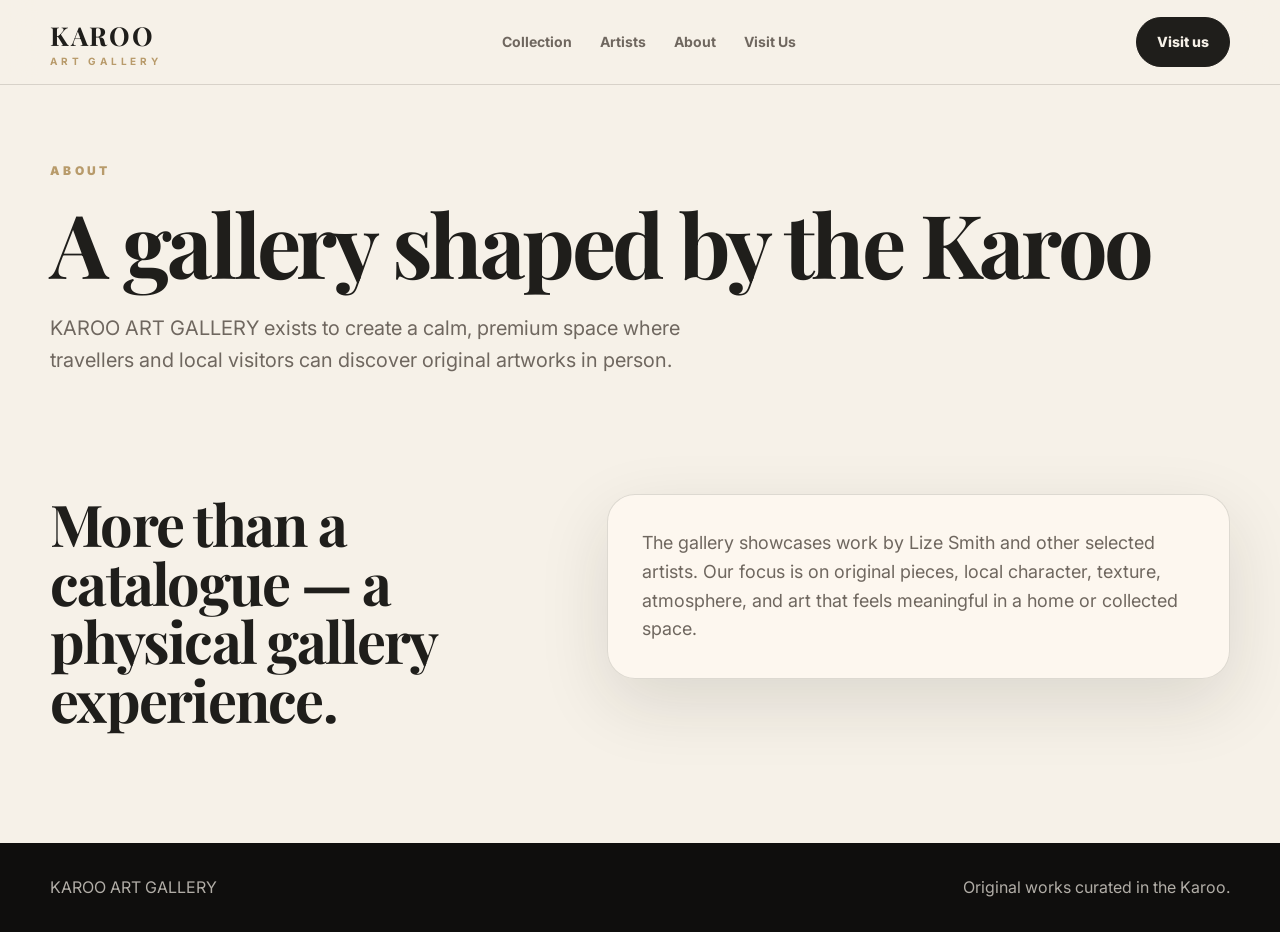
<file: about.html>
<!DOCTYPE html><html lang="en"><head><meta charset="UTF-8"><meta name="viewport" content="width=device-width, initial-scale=1.0"><title>About | KAROO ART GALLERY</title><link rel="preconnect" href="https://fonts.googleapis.com"><link rel="preconnect" href="https://fonts.gstatic.com" crossorigin><link href="https://fonts.googleapis.com/css2?family=Inter:wght@400;600;700;800;900&family=Playfair+Display:wght@600;700;800&display=swap" rel="stylesheet"><link rel="stylesheet" href="style.css"></head><body>
<header class="topbar"><div class="container nav"><a class="logo" href="index.html">KAROO<span>ART GALLERY</span></a><nav class="nav-links"><a href="collection.html">Collection</a><a href="artists.html">Artists</a><a href="about.html">About</a><a href="contact.html">Visit Us</a></nav><a class="btn btn-dark" href="contact.html">Visit us</a></div></header>
<main><section class="page-hero"><div class="container"><span class="eyebrow">About</span><h1>A gallery shaped by the Karoo</h1><p class="lead">KAROO ART GALLERY exists to create a calm, premium space where travellers and local visitors can discover original artworks in person.</p></div></section>
<section class="section"><div class="container split"><div class="section-head"><h2>More than a catalogue — a physical gallery experience.</h2></div><div class="story-card"><p>The gallery showcases work by Lize Smith and other selected artists. Our focus is on original pieces, local character, texture, atmosphere, and art that feels meaningful in a home or collected space.</p></div></div></section>
</main><footer class="footer"><div class="container footer-grid"><div>KAROO ART GALLERY</div><div>Original works curated in the Karoo.</div></div></footer></body></html>
</file>
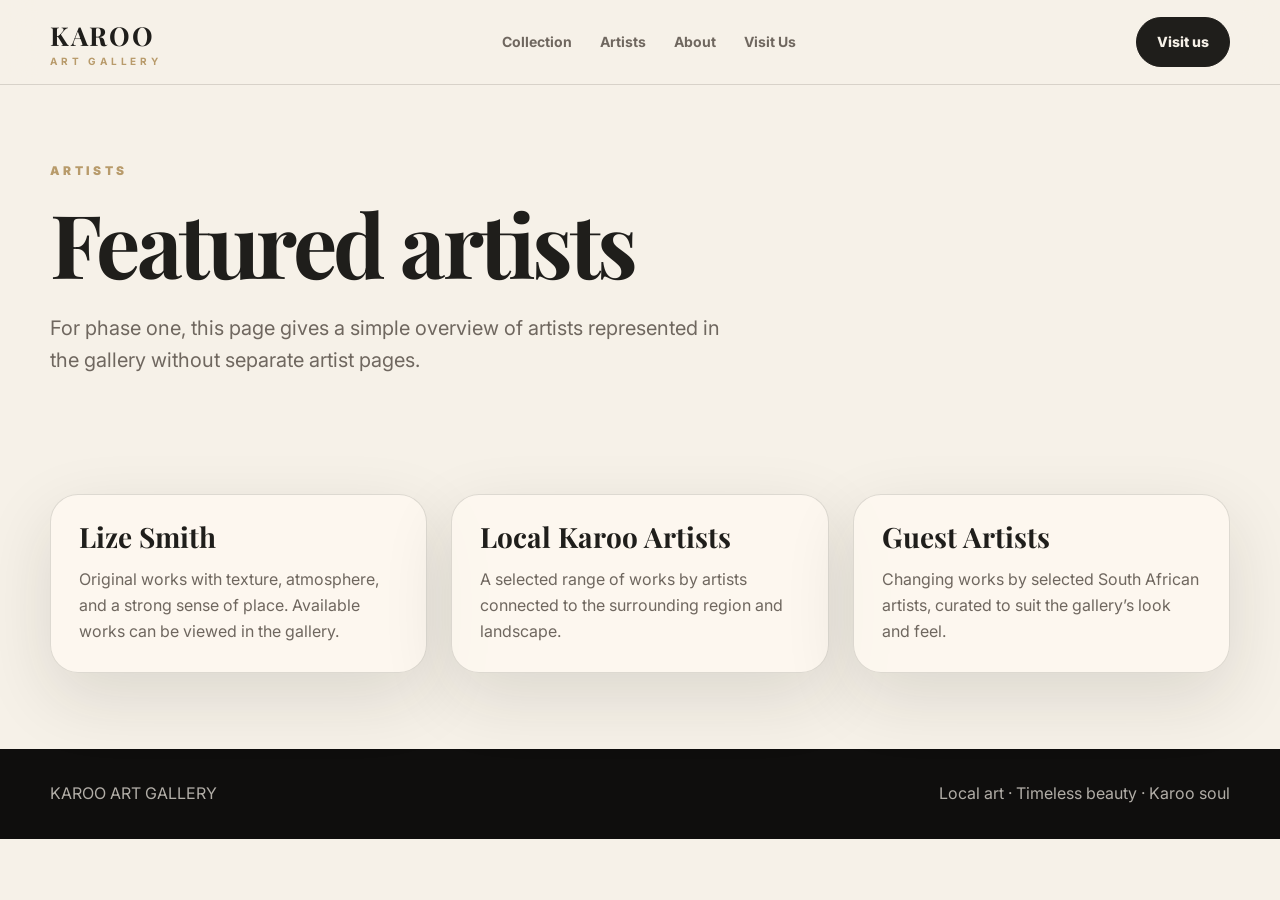
<file: artists.html>
<!DOCTYPE html><html lang="en"><head><meta charset="UTF-8"><meta name="viewport" content="width=device-width, initial-scale=1.0"><title>Artists | KAROO ART GALLERY</title><link rel="preconnect" href="https://fonts.googleapis.com"><link rel="preconnect" href="https://fonts.gstatic.com" crossorigin><link href="https://fonts.googleapis.com/css2?family=Inter:wght@400;600;700;800;900&family=Playfair+Display:wght@600;700;800&display=swap" rel="stylesheet"><link rel="stylesheet" href="style.css"></head><body>
<header class="topbar"><div class="container nav"><a class="logo" href="index.html">KAROO<span>ART GALLERY</span></a><nav class="nav-links"><a href="collection.html">Collection</a><a href="artists.html">Artists</a><a href="about.html">About</a><a href="contact.html">Visit Us</a></nav><a class="btn btn-dark" href="contact.html">Visit us</a></div></header>
<main><section class="page-hero"><div class="container"><span class="eyebrow">Artists</span><h1>Featured artists</h1><p class="lead">For phase one, this page gives a simple overview of artists represented in the gallery without separate artist pages.</p></div></section>
<section class="section"><div class="container artists-grid">
<article class="artist-card"><h3>Lize Smith</h3><p>Original works with texture, atmosphere, and a strong sense of place. Available works can be viewed in the gallery.</p></article>
<article class="artist-card"><h3>Local Karoo Artists</h3><p>A selected range of works by artists connected to the surrounding region and landscape.</p></article>
<article class="artist-card"><h3>Guest Artists</h3><p>Changing works by selected South African artists, curated to suit the gallery’s look and feel.</p></article>
</div></section></main><footer class="footer"><div class="container footer-grid"><div>KAROO ART GALLERY</div><div>Local art · Timeless beauty · Karoo soul</div></div></footer></body></html>
</file>
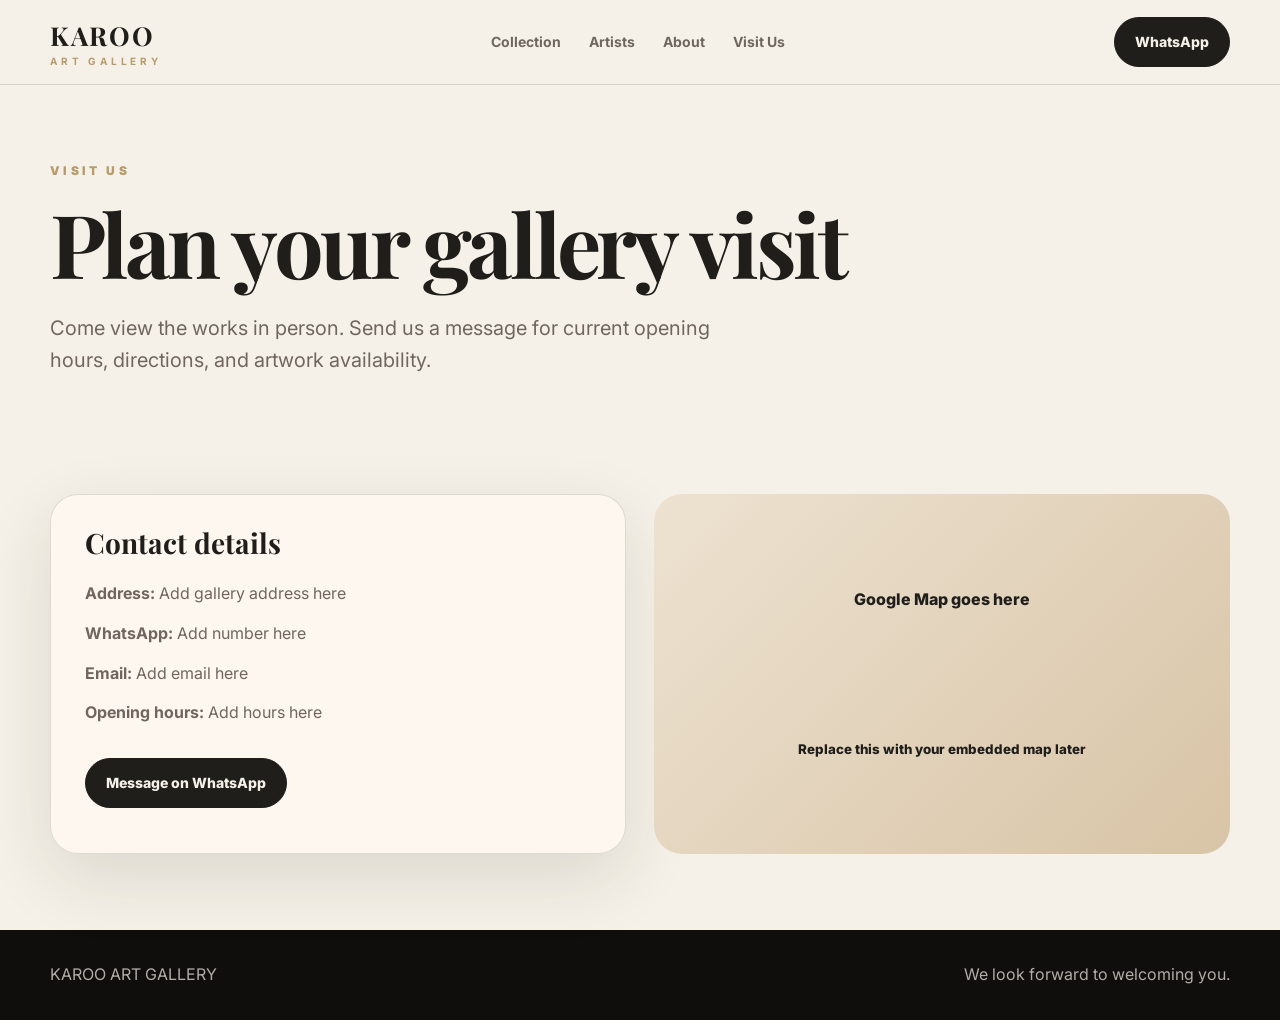
<file: contact.html>
<!DOCTYPE html><html lang="en"><head><meta charset="UTF-8"><meta name="viewport" content="width=device-width, initial-scale=1.0"><title>Visit Us | KAROO ART GALLERY</title><link rel="preconnect" href="https://fonts.googleapis.com"><link rel="preconnect" href="https://fonts.gstatic.com" crossorigin><link href="https://fonts.googleapis.com/css2?family=Inter:wght@400;600;700;800;900&family=Playfair+Display:wght@600;700;800&display=swap" rel="stylesheet"><link rel="stylesheet" href="style.css"></head><body>
<header class="topbar"><div class="container nav"><a class="logo" href="index.html">KAROO<span>ART GALLERY</span></a><nav class="nav-links"><a href="collection.html">Collection</a><a href="artists.html">Artists</a><a href="about.html">About</a><a href="contact.html">Visit Us</a></nav><a class="btn btn-dark" href="https://wa.me/27000000000">WhatsApp</a></div></header>
<main><section class="page-hero"><div class="container"><span class="eyebrow">Visit us</span><h1>Plan your gallery visit</h1><p class="lead">Come view the works in person. Send us a message for current opening hours, directions, and artwork availability.</p></div></section>
<section class="section"><div class="container visit-grid"><div class="story-card"><h3>Contact details</h3><div class="contact-list"><div><strong>Address:</strong> Add gallery address here</div><div><strong>WhatsApp:</strong> Add number here</div><div><strong>Email:</strong> Add email here</div><div><strong>Opening hours:</strong> Add hours here</div></div><div class="hero-actions"><a class="btn btn-dark" href="https://wa.me/27000000000">Message on WhatsApp</a></div></div><div class="map-placeholder">Google Map goes here<br><small>Replace this with your embedded map later</small></div></div></section>
</main><footer class="footer"><div class="container footer-grid"><div>KAROO ART GALLERY</div><div>We look forward to welcoming you.</div></div></footer></body></html>
</file>
<file: style.css>
/* KAROO ART GALLERY - Phase 1 static website */
:root{
  --cream:#f6f1e8;
  --warm:#ede2d1;
  --charcoal:#1f1e1b;
  --muted:#6f675f;
  --gold:#b89b6b;
  --dark:#141311;
  --line:rgba(31,30,27,.14);
  --card:#fffaf1;
  --radius:28px;
  --max:1180px;
  --shadow:0 24px 70px rgba(31,30,27,.12);
}
*{box-sizing:border-box}
html{scroll-behavior:smooth}
body{
  margin:0;
  font-family:Inter,Arial,sans-serif;
  color:var(--charcoal);
  background:var(--cream);
  line-height:1.6;
}
img{max-width:100%;display:block}
a{text-decoration:none;color:inherit}
.container{width:min(var(--max),calc(100% - 36px));margin:auto}
.topbar{
  position:sticky;top:0;z-index:10;
  background:rgba(246,241,232,.88);
  backdrop-filter:blur(18px);
  border-bottom:1px solid var(--line);
}
.nav{min-height:84px;display:flex;align-items:center;justify-content:space-between;gap:28px}
.logo{font-family:"Playfair Display",serif;font-size:26px;letter-spacing:.08em;font-weight:700}
.logo span{display:block;font-family:Inter,sans-serif;font-size:10px;letter-spacing:.38em;color:var(--gold);font-weight:700;margin-top:-4px}
.nav-links{display:flex;gap:28px;align-items:center;font-size:14px;font-weight:700;color:var(--muted)}
.nav-links a:hover{color:var(--charcoal)}
.btn{
  display:inline-flex;align-items:center;justify-content:center;
  padding:13px 20px;border-radius:999px;font-weight:800;font-size:14px;
  border:1px solid var(--charcoal);transition:.2s ease;
}
.btn-dark{background:var(--charcoal);color:var(--cream)}
.btn-dark:hover{transform:translateY(-1px);box-shadow:0 12px 30px rgba(31,30,27,.16)}
.btn-light{background:transparent;color:var(--charcoal)}
.btn-light:hover{background:var(--warm)}
.hero{padding:78px 0 62px;background:
  radial-gradient(circle at 70% 20%, rgba(184,155,107,.18), transparent 30%),
  linear-gradient(180deg,#f8f2e8,#efe4d3);
}
.hero-grid{display:grid;grid-template-columns:1fr .92fr;gap:56px;align-items:center}
.eyebrow{font-size:12px;letter-spacing:.28em;text-transform:uppercase;color:var(--gold);font-weight:900;margin-bottom:18px;display:inline-block}
h1,h2,h3{font-family:"Playfair Display",Georgia,serif;line-height:1.02;margin:0;color:var(--charcoal)}
h1{font-size:clamp(48px,7vw,88px);letter-spacing:-.04em}
h2{font-size:clamp(34px,4.5vw,58px);letter-spacing:-.03em}
h3{font-size:28px}
.lead{font-size:20px;color:var(--muted);max-width:680px;margin:24px 0 0}
.hero-actions{display:flex;gap:14px;flex-wrap:wrap;margin-top:32px}
.hero-art{
  border-radius:36px;overflow:hidden;box-shadow:var(--shadow);
  min-height:520px;background:#ddd;
}
.hero-art img{width:100%;height:100%;object-fit:cover;min-height:520px}
.section{padding:76px 0}
.section-head{max-width:760px;margin-bottom:38px}
.section-head p{font-size:18px;color:var(--muted);margin:18px 0 0}
.split{display:grid;grid-template-columns:.9fr 1.1fr;gap:48px;align-items:start}
.story-card,.visit-card,.art-card,.artist-card{
  background:rgba(255,250,241,.72);
  border:1px solid var(--line);
  border-radius:var(--radius);
  box-shadow:var(--shadow);
}
.story-card{padding:34px}
.story-card p{color:var(--muted);font-size:18px;margin:0}
.collection-grid{display:grid;grid-template-columns:repeat(3,1fr);gap:24px}
.art-card{overflow:hidden}
.art-img{height:340px;background:var(--warm)}
.art-img img{width:100%;height:100%;object-fit:cover}
.art-copy{padding:24px}
.art-copy h3{font-size:25px;margin-bottom:8px}
.art-meta{color:var(--muted);font-size:14px;margin-bottom:18px}
.status{display:inline-flex;border:1px solid var(--gold);color:#826638;border-radius:999px;padding:8px 12px;font-size:12px;font-weight:900;letter-spacing:.08em;text-transform:uppercase}
.artists-grid{display:grid;grid-template-columns:repeat(3,1fr);gap:24px}
.artist-card{padding:28px}
.artist-card p{color:var(--muted);margin-bottom:0}
.dark-section{background:var(--dark);color:var(--cream)}
.dark-section h2,.dark-section h3{color:var(--cream)}
.dark-section p{color:rgba(246,241,232,.76)}
.visit-grid{display:grid;grid-template-columns:1fr 1fr;gap:28px;align-items:stretch}
.visit-card{padding:34px;background:rgba(255,250,241,.08);border-color:rgba(255,255,255,.14)}
.visit-card .btn{border-color:var(--cream)}
.footer{padding:32px 0;background:#0f0e0d;color:rgba(246,241,232,.7)}
.footer-grid{display:flex;justify-content:space-between;gap:20px;flex-wrap:wrap}
.page-hero{padding:72px 0 42px}
.filter-note{color:var(--muted);font-size:17px}
.contact-list{display:grid;gap:14px;margin-top:24px;color:var(--muted)}
.map-placeholder{
  min-height:360px;border-radius:var(--radius);background:linear-gradient(135deg,var(--warm),#d8c4a6);
  display:grid;place-items:center;text-align:center;color:var(--charcoal);padding:30px;font-weight:800;
}
.menu-btn{display:none}
@media(max-width:900px){
  .hero-grid,.split,.visit-grid{grid-template-columns:1fr}
  .collection-grid,.artists-grid{grid-template-columns:1fr 1fr}
  .nav-links{display:none}
  .menu-btn{display:inline-flex}
}
@media(max-width:620px){
  .collection-grid,.artists-grid{grid-template-columns:1fr}
  .nav{min-height:76px}
  .logo{font-size:20px}
  .hero{padding:52px 0}
  .hero-art,.hero-art img{min-height:360px}
  .btn{width:100%}
}
</file>
